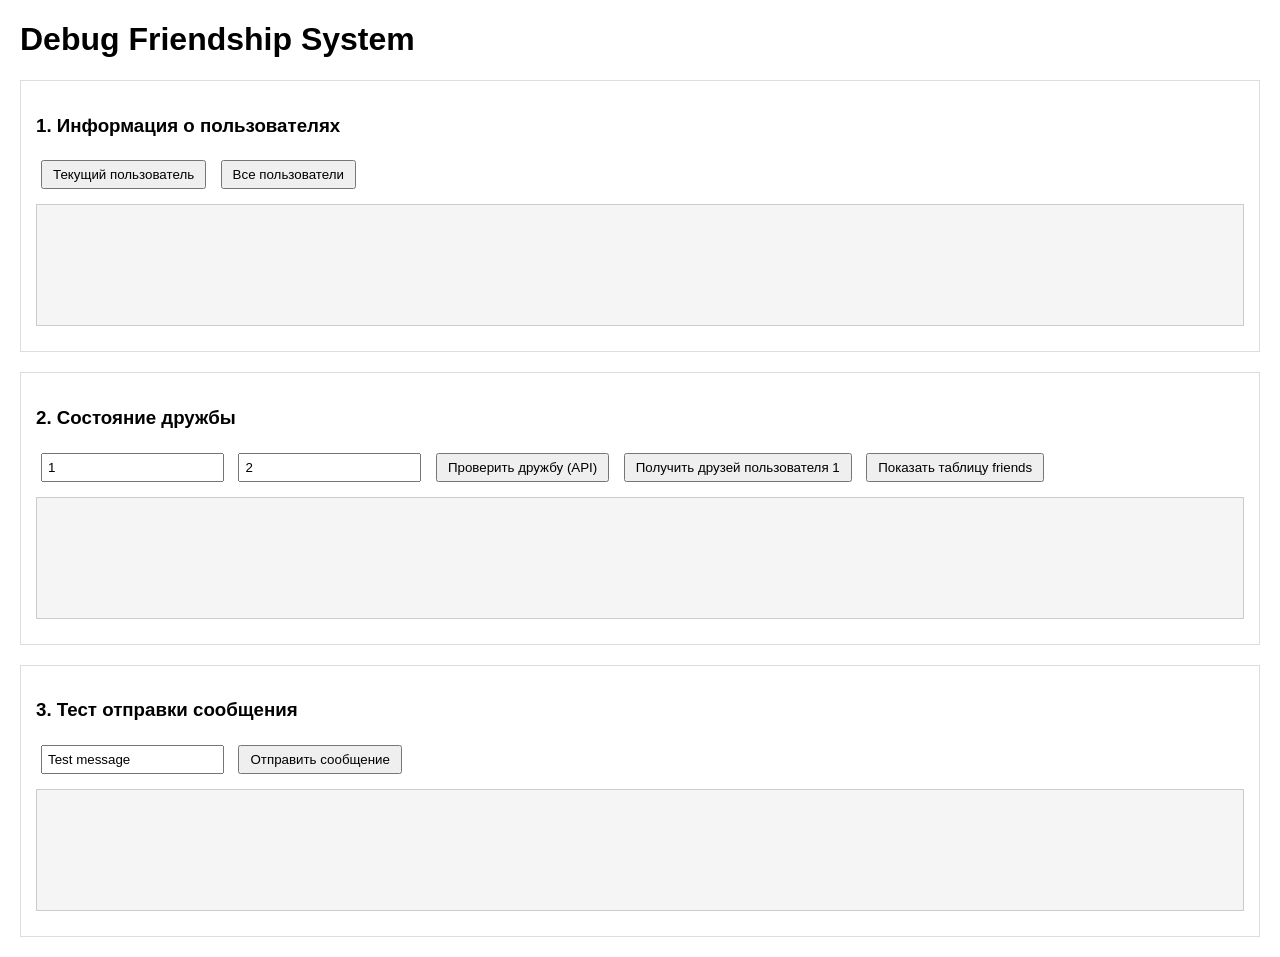
<file: debug_friendship.html>
<!DOCTYPE html>
<html lang="ru">
<head>
    <meta charset="UTF-8">
    <meta name="viewport" content="width=device-width, initial-scale=1.0">
    <title>Debug Friendship</title>
    <style>
        body { font-family: Arial, sans-serif; margin: 20px; }
        .section { margin: 20px 0; padding: 15px; border: 1px solid #ddd; }
        .log { background: #f5f5f5; padding: 10px; margin: 10px 0; min-height: 100px; border: 1px solid #ccc; }
        .error { color: red; }
        .success { color: green; }
        button { margin: 5px; padding: 5px 10px; }
        input { margin: 5px; padding: 5px; }
    </style>
</head>
<body>
    <h1>Debug Friendship System</h1>
    
    <div class="section">
        <h3>1. Информация о пользователях</h3>
        <button onclick="debugCurrentUser()">Текущий пользователь</button>
        <button onclick="getAllUsers()">Все пользователи</button>
        <div id="usersLog" class="log"></div>
    </div>

    <div class="section">
        <h3>2. Состояние дружбы</h3>
        <input type="number" id="userId1" placeholder="User ID 1" value="1">
        <input type="number" id="userId2" placeholder="User ID 2" value="2">
        <button onclick="checkFriendshipRaw()">Проверить дружбу (API)</button>
        <button onclick="getFriendsForUser()">Получить друзей пользователя 1</button>
        <button onclick="debugFriendsTable()">Показать таблицу friends</button>
        <div id="friendshipLog" class="log"></div>
    </div>

    <div class="section">
        <h3>3. Тест отправки сообщения</h3>
        <input type="text" id="messageText" placeholder="Текст сообщения" value="Test message">
        <button onclick="testSendMessage()">Отправить сообщение</button>
        <div id="messageLog" class="log"></div>
    </div>

    <script>
        const API_BASE = 'http://localhost:8080/api';

        function log(elementId, message, isError = false) {
            const element = document.getElementById(elementId);
            const time = new Date().toLocaleTimeString();
            const className = isError ? 'error' : 'success';
            element.innerHTML += `<div class="${className}">[${time}] ${message}</div>`;
        }

        function clearLog(elementId) {
            document.getElementById(elementId).innerHTML = '';
        }

        async function debugCurrentUser() {
            clearLog('usersLog');
            try {
                const response = await fetch(`${API_BASE}/auth/user`, {
                    credentials: 'include'
                });

                if (response.ok) {
                    const user = await response.json();
                    log('usersLog', `Текущий пользователь: ID=${user.id}, Имя=${user.first_name} ${user.last_name}, Email=${user.email}`);
                } else {
                    const error = await response.text();
                    log('usersLog', `Ошибка получения текущего пользователя: ${error}`, true);
                }
            } catch (error) {
                log('usersLog', `Ошибка сети: ${error.message}`, true);
            }
        }

        async function getAllUsers() {
            try {
                const response = await fetch(`${API_BASE}/users`, {
                    credentials: 'include'
                });

                if (response.ok) {
                    const users = await response.json();
                    log('usersLog', `Всего пользователей: ${users.length}`);
                    users.forEach(user => {
                        log('usersLog', `ID=${user.id}, Имя=${user.first_name} ${user.last_name}, Email=${user.email}`);
                    });
                } else {
                    const error = await response.text();
                    log('usersLog', `Ошибка получения пользователей: ${error}`, true);
                }
            } catch (error) {
                log('usersLog', `Ошибка сети: ${error.message}`, true);
            }
        }

        async function checkFriendshipRaw() {
            clearLog('friendshipLog');
            const userId1 = document.getElementById('userId1').value;
            const userId2 = document.getElementById('userId2').value;

            try {
                const response = await fetch(`${API_BASE}/friends/status?friend_id=${userId2}`, {
                    credentials: 'include'
                });

                if (response.ok) {
                    const result = await response.json();
                    log('friendshipLog', `Статус дружбы между ${userId1} и ${userId2}: ${result.status}`);
                } else {
                    const error = await response.text();
                    log('friendshipLog', `Ошибка проверки дружбы: ${error}`, true);
                }
            } catch (error) {
                log('friendshipLog', `Ошибка сети: ${error.message}`, true);
            }
        }

        async function getFriendsForUser() {
            try {
                const response = await fetch(`${API_BASE}/friends`, {
                    credentials: 'include'
                });

                if (response.ok) {
                    const friends = await response.json();
                    log('friendshipLog', `Друзей в списке: ${friends.length}`);
                    friends.forEach(friend => {
                        log('friendshipLog', `Друг: ID=${friend.friend_id}, Имя=${friend.first_name} ${friend.last_name}`);
                    });
                } else {
                    const error = await response.text();
                    log('friendshipLog', `Ошибка получения друзей: ${error}`, true);
                }
            } catch (error) {
                log('friendshipLog', `Ошибка сети: ${error.message}`, true);
            }
        }

        async function testSendMessage() {
            clearLog('messageLog');
            const userId2 = document.getElementById('userId2').value;
            const messageText = document.getElementById('messageText').value;

            try {
                const response = await fetch(`${API_BASE}/messages/create`, {
                    method: 'POST',
                    headers: { 'Content-Type': 'application/json' },
                    body: JSON.stringify({ 
                        recipient_id: parseInt(userId2), 
                        text: messageText 
                    }),
                    credentials: 'include'
                });

                if (response.ok) {
                    const result = await response.json();
                    log('messageLog', `✅ Сообщение отправлено: ID=${result.id}`);
                } else {
                    const error = await response.text();
                    log('messageLog', `❌ Ошибка отправки сообщения: ${error}`, true);
                }
            } catch (error) {
                log('messageLog', `❌ Ошибка сети: ${error.message}`, true);
            }
        }

        async function debugFriendsTable() {
            try {
                const response = await fetch(`${API_BASE}/friends/debug`, {
                    credentials: 'include'
                });

                if (response.ok) {
                    const result = await response.json();
                    log('friendshipLog', `📊 Записей в таблице friends: ${result.friends_count}`);
                    result.friends.forEach(friend => {
                        log('friendshipLog', `ID=${friend.id}, user_id=${friend.user_id}, friend_id=${friend.friend_id}, status=${friend.status}`);
                    });
                } else {
                    const error = await response.text();
                    log('friendshipLog', `❌ Ошибка получения отладочной информации: ${error}`, true);
                }
            } catch (error) {
                log('friendshipLog', `❌ Ошибка сети: ${error.message}`, true);
            }
        }
    </script>
</body>
</html>
</file>
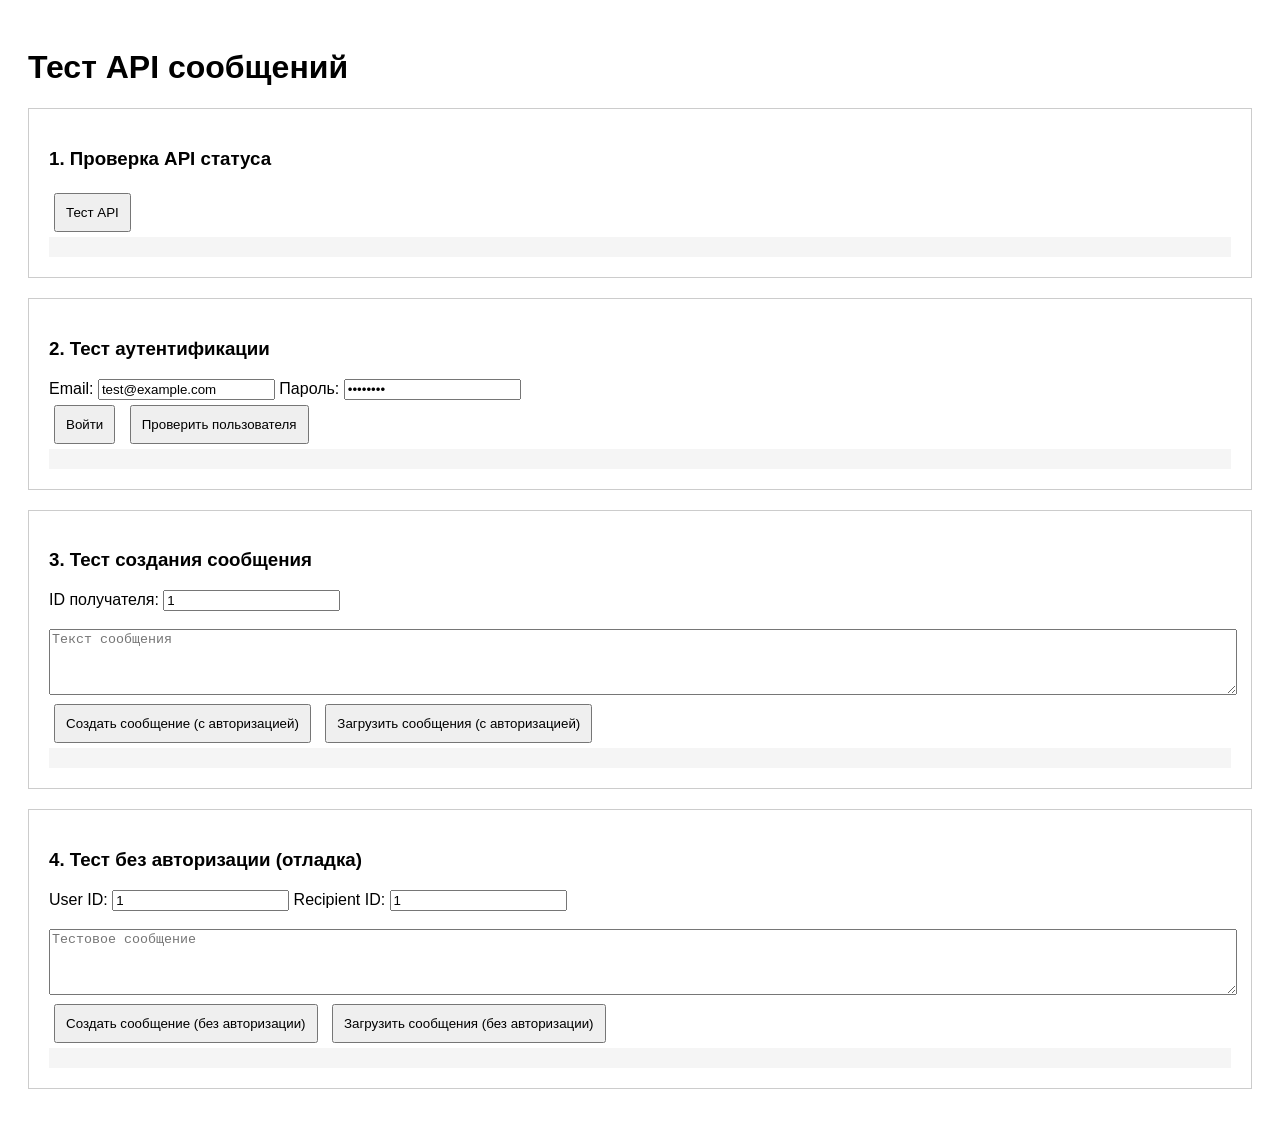
<file: test-message.html>
<!DOCTYPE html>
<html lang="ru">
<head>
    <meta charset="UTF-8">
    <meta name="viewport" content="width=device-width, initial-scale=1.0">
    <title>Тест сообщений</title>
    <style>
        body { font-family: Arial, sans-serif; padding: 20px; }
        .section { margin: 20px 0; padding: 20px; border: 1px solid #ccc; }
        button { padding: 10px; margin: 5px; }
        textarea { width: 100%; height: 60px; }
        .log { background: #f5f5f5; padding: 10px; font-family: monospace; white-space: pre-wrap; }
    </style>
</head>
<body>
    <h1>Тест API сообщений</h1>
    
    <div class="section">
        <h3>1. Проверка API статуса</h3>
        <button onclick="testApi()">Тест API</button>
        <div id="apiResult" class="log"></div>
    </div>

    <div class="section">
        <h3>2. Тест аутентификации</h3>
        <div>
            Email: <input type="email" id="testEmail" value="test@example.com">
            Пароль: <input type="password" id="testPassword" value="password">
        </div>
        <button onclick="testLogin()">Войти</button>
        <button onclick="testCurrentUser()">Проверить пользователя</button>
        <div id="authResult" class="log"></div>
    </div>

    <div class="section">
        <h3>3. Тест создания сообщения</h3>
        <div>
            ID получателя: <input type="number" id="recipientId" value="1">
            <br><br>
            <textarea id="messageText" placeholder="Текст сообщения"></textarea>
        </div>
        <button onclick="testCreateMessage()">Создать сообщение (с авторизацией)</button>
        <button onclick="testLoadMessages()">Загрузить сообщения (с авторизацией)</button>
        <div id="messageResult" class="log"></div>
    </div>

    <div class="section">
        <h3>4. Тест без авторизации (отладка)</h3>
        <div>
            User ID: <input type="number" id="testUserId" value="1">
            Recipient ID: <input type="number" id="testRecipientId" value="1">
            <br><br>
            <textarea id="testMessageText" placeholder="Тестовое сообщение"></textarea>
        </div>
        <button onclick="testCreateMessageNoAuth()">Создать сообщение (без авторизации)</button>
        <button onclick="testLoadMessagesNoAuth()">Загрузить сообщения (без авторизации)</button>
        <div id="testResult" class="log"></div>
    </div>

    <script>
        const API_BASE = '/api';
        
        function log(elementId, message) {
            document.getElementById(elementId).textContent += new Date().toLocaleTimeString() + ': ' + message + '\n';
        }

        async function testApi() {
            try {
                const response = await fetch(`${API_BASE}/`);
                const data = await response.json();
                log('apiResult', `✅ API работает: ${JSON.stringify(data)}`);
            } catch (error) {
                log('apiResult', `❌ Ошибка API: ${error.message}`);
            }
        }

        async function testLogin() {
            const email = document.getElementById('testEmail').value;
            const password = document.getElementById('testPassword').value;
            
            try {
                const response = await fetch(`${API_BASE}/auth/login`, {
                    method: 'POST',
                    headers: { 'Content-Type': 'application/json' },
                    body: JSON.stringify({ email, password }),
                    credentials: 'include'
                });
                
                if (response.ok) {
                    log('authResult', '✅ Вход выполнен успешно');
                } else {
                    const error = await response.text();
                    log('authResult', `❌ Ошибка входа: ${error}`);
                }
            } catch (error) {
                log('authResult', `❌ Ошибка входа: ${error.message}`);
            }
        }

        async function testCurrentUser() {
            try {
                const response = await fetch(`${API_BASE}/auth/user`, {
                    credentials: 'include'
                });
                
                if (response.ok) {
                    const user = await response.json();
                    log('authResult', `✅ Текущий пользователь: ${JSON.stringify(user)}`);
                } else {
                    log('authResult', '❌ Пользователь не авторизован');
                }
            } catch (error) {
                log('authResult', `❌ Ошибка проверки пользователя: ${error.message}`);
            }
        }

        async function testCreateMessage() {
            const recipientId = parseInt(document.getElementById('recipientId').value);
            const text = document.getElementById('messageText').value;
            
            if (!text) {
                log('messageResult', '❌ Введите текст сообщения');
                return;
            }
            
            try {
                const response = await fetch(`${API_BASE}/messages/create`, {
                    method: 'POST',
                    headers: { 'Content-Type': 'application/json' },
                    body: JSON.stringify({ recipient_id: recipientId, text }),
                    credentials: 'include'
                });
                
                if (response.ok) {
                    const message = await response.json();
                    log('messageResult', `✅ Сообщение создано: ${JSON.stringify(message)}`);
                    document.getElementById('messageText').value = '';
                } else {
                    const error = await response.text();
                    log('messageResult', `❌ Ошибка создания: ${error}`);
                }
            } catch (error) {
                log('messageResult', `❌ Ошибка создания: ${error.message}`);
            }
        }

        async function testLoadMessages() {
            const recipientId = parseInt(document.getElementById('recipientId').value);
            
            try {
                const response = await fetch(`${API_BASE}/messages/between?recipient_id=${recipientId}&limit=10&offset=0`, {
                    credentials: 'include'
                });
                
                if (response.ok) {
                    const messages = await response.json();
                    log('messageResult', `✅ Загружено сообщений: ${messages.length}`);
                    messages.forEach(msg => {
                        log('messageResult', `  - [${msg.id}] ${msg.text} (от user_id: ${msg.user_id})`);
                    });
                } else {
                    const error = await response.text();
                    log('messageResult', `❌ Ошибка загрузки: ${error}`);
                }
            } catch (error) {
                log('messageResult', `❌ Ошибка загрузки: ${error.message}`);
            }
        }

        // Тесты без авторизации для отладки
        async function testCreateMessageNoAuth() {
            const userId = parseInt(document.getElementById('testUserId').value);
            const recipientId = parseInt(document.getElementById('testRecipientId').value);
            const text = document.getElementById('testMessageText').value;
            
            if (!text) {
                log('testResult', '❌ Введите текст сообщения');
                return;
            }
            
            try {
                const response = await fetch(`${API_BASE}/messages/test-with-recipient`, {
                    method: 'POST',
                    headers: { 'Content-Type': 'application/json' },
                    body: JSON.stringify({ 
                        user_id: userId, 
                        recipient_id: recipientId, 
                        text 
                    })
                });
                
                if (response.ok) {
                    const message = await response.json();
                    log('testResult', `✅ Сообщение создано: ${JSON.stringify(message)}`);
                    document.getElementById('testMessageText').value = '';
                } else {
                    const error = await response.text();
                    log('testResult', `❌ Ошибка создания: ${error}`);
                }
            } catch (error) {
                log('testResult', `❌ Ошибка создания: ${error.message}`);
            }
        }

        async function testLoadMessagesNoAuth() {
            const userId = parseInt(document.getElementById('testUserId').value);
            const recipientId = parseInt(document.getElementById('testRecipientId').value);
            
            try {
                const response = await fetch(`${API_BASE}/messages/test-get?user1=${userId}&user2=${recipientId}&limit=10&offset=0`);
                
                if (response.ok) {
                    const messages = await response.json();
                    log('testResult', `✅ Загружено сообщений: ${messages.length}`);
                    messages.forEach(msg => {
                        log('testResult', `  - [${msg.id}] "${msg.text}" (от ${msg.user_id} к ${msg.recipient_id})`);
                    });
                } else {
                    const error = await response.text();
                    log('testResult', `❌ Ошибка загрузки: ${error}`);
                }
            } catch (error) {
                log('testResult', `❌ Ошибка загрузки: ${error.message}`);
            }
        }
    </script>
</body>
</html>
</file>
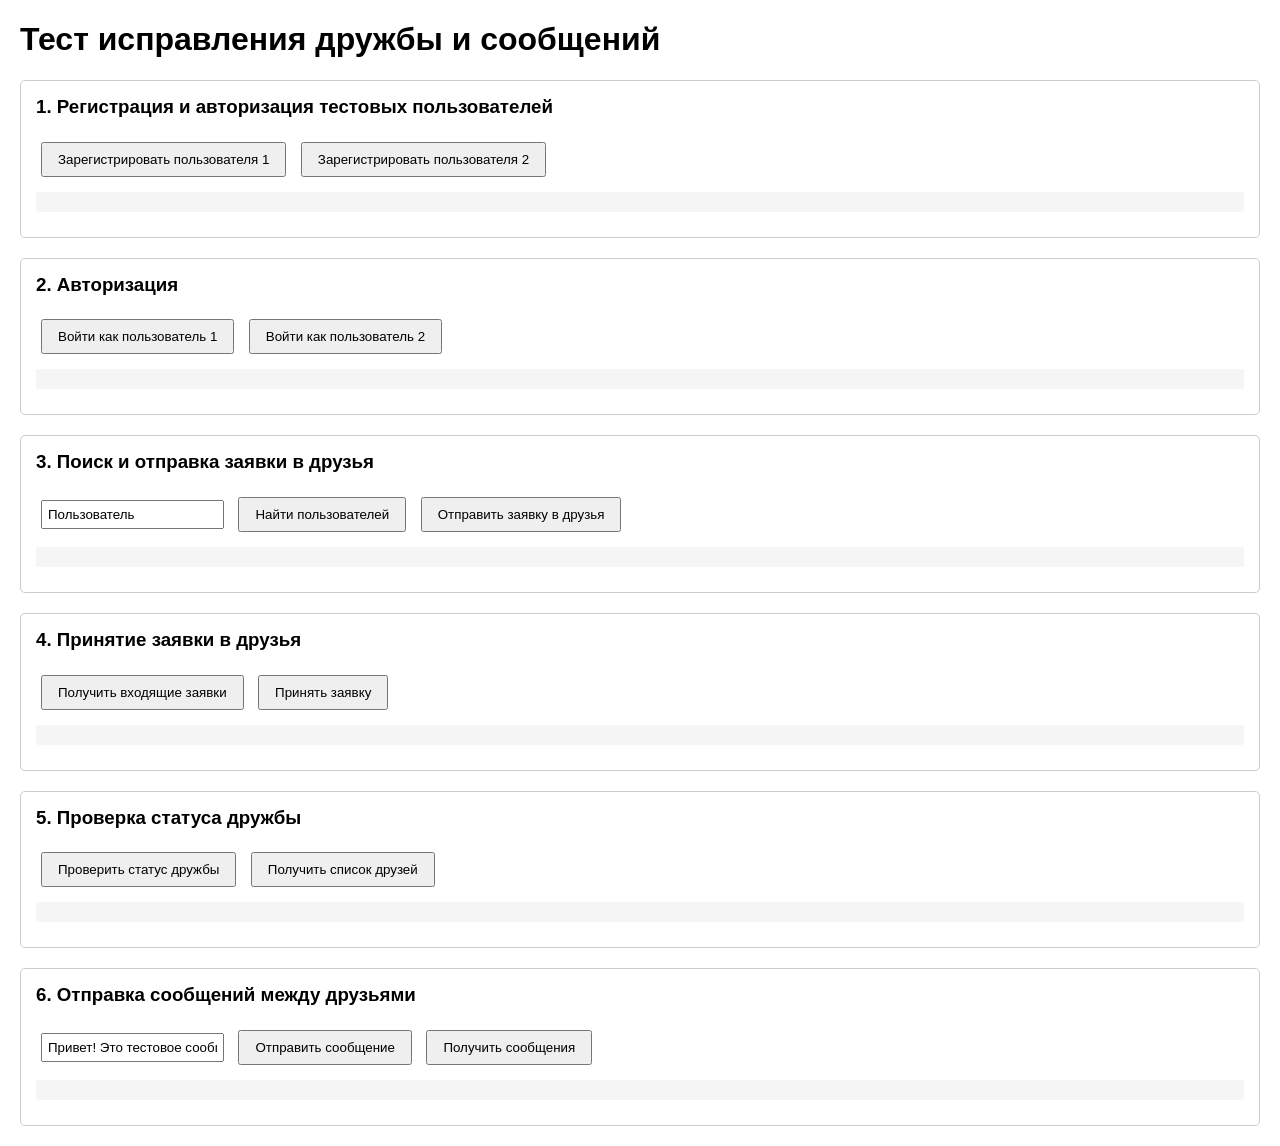
<file: test_friendship_fix.html>
<!DOCTYPE html>
<html lang="ru">
<head>
    <meta charset="UTF-8">
    <meta name="viewport" content="width=device-width, initial-scale=1.0">
    <title>Тест исправления дружбы и сообщений</title>
    <style>
        body { font-family: Arial, sans-serif; margin: 20px; }
        .test-section { margin: 20px 0; padding: 15px; border: 1px solid #ccc; border-radius: 5px; }
        .test-section h3 { margin-top: 0; }
        button { margin: 5px; padding: 8px 15px; }
        .success { color: green; }
        .error { color: red; }
        .log { background: #f5f5f5; padding: 10px; margin: 10px 0; border-radius: 3px; font-family: monospace; }
        input { margin: 5px; padding: 5px; }
    </style>
</head>
<body>
    <h1>Тест исправления дружбы и сообщений</h1>
    
    <div class="test-section">
        <h3>1. Регистрация и авторизация тестовых пользователей</h3>
        <button onclick="registerUser('test1@example.com', 'Тест', 'Пользователь1', 'password123')">Зарегистрировать пользователя 1</button>
        <button onclick="registerUser('test2@example.com', 'Тест', 'Пользователь2', 'password123')">Зарегистрировать пользователя 2</button>
        <div id="registerLog" class="log"></div>
    </div>

    <div class="test-section">
        <h3>2. Авторизация</h3>
        <button onclick="loginUser('test1@example.com', 'password123')">Войти как пользователь 1</button>
        <button onclick="loginUser('test2@example.com', 'password123')">Войти как пользователь 2</button>
        <div id="loginLog" class="log"></div>
    </div>

    <div class="test-section">
        <h3>3. Поиск и отправка заявки в друзья</h3>
        <input type="text" id="searchQuery" placeholder="Введите имя для поиска" value="Пользователь">
        <button onclick="searchUsers()">Найти пользователей</button>
        <button onclick="sendFriendRequest()">Отправить заявку в друзья</button>
        <div id="friendsLog" class="log"></div>
    </div>

    <div class="test-section">
        <h3>4. Принятие заявки в друзья</h3>
        <button onclick="getPendingRequests()">Получить входящие заявки</button>
        <button onclick="acceptFriendRequest()">Принять заявку</button>
        <div id="acceptLog" class="log"></div>
    </div>

    <div class="test-section">
        <h3>5. Проверка статуса дружбы</h3>
        <button onclick="checkFriendshipStatus()">Проверить статус дружбы</button>
        <button onclick="getFriends()">Получить список друзей</button>
        <div id="statusLog" class="log"></div>
    </div>

    <div class="test-section">
        <h3>6. Отправка сообщений между друзьями</h3>
        <input type="text" id="messageText" placeholder="Введите сообщение" value="Привет! Это тестовое сообщение.">
        <button onclick="sendMessage()">Отправить сообщение</button>
        <button onclick="getMessages()">Получить сообщения</button>
        <div id="messageLog" class="log"></div>
    </div>

    <script>
        const API_BASE = 'http://localhost:8080/api';
        let currentUser = null;
        let foundUsers = [];
        let pendingRequests = [];

        function log(elementId, message, isError = false) {
            const element = document.getElementById(elementId);
            const timestamp = new Date().toLocaleTimeString();
            const className = isError ? 'error' : 'success';
            element.innerHTML += `<div class="${className}">[${timestamp}] ${message}</div>`;
        }

        async function registerUser(email, firstName, lastName, password) {
            try {
                const response = await fetch(`${API_BASE}/auth/register`, {
                    method: 'POST',
                    headers: { 'Content-Type': 'application/json' },
                    body: JSON.stringify({ email, first_name: firstName, last_name: lastName, password })
                });

                if (response.ok) {
                    const result = await response.json();
                    log('registerLog', `✅ Пользователь ${firstName} зарегистрирован: ${JSON.stringify(result)}`);
                } else {
                    const error = await response.text();
                    log('registerLog', `❌ Ошибка регистрации ${firstName}: ${error}`, true);
                }
            } catch (error) {
                log('registerLog', `❌ Ошибка сети при регистрации ${firstName}: ${error.message}`, true);
            }
        }

        async function loginUser(email, password) {
            try {
                const response = await fetch(`${API_BASE}/auth/login`, {
                    method: 'POST',
                    headers: { 'Content-Type': 'application/json' },
                    body: JSON.stringify({ email, password }),
                    credentials: 'include'
                });

                if (response.ok) {
                    const result = await response.json();
                    currentUser = result;
                    log('loginLog', `✅ Успешная авторизация: ${result.first_name} ${result.last_name} (ID: ${result.id})`);
                } else {
                    const error = await response.text();
                    log('loginLog', `❌ Ошибка авторизации: ${error}`, true);
                }
            } catch (error) {
                log('loginLog', `❌ Ошибка сети при авторизации: ${error.message}`, true);
            }
        }

        async function searchUsers() {
            const query = document.getElementById('searchQuery').value;
            if (!query) {
                log('friendsLog', '❌ Введите поисковый запрос', true);
                return;
            }

            try {
                const response = await fetch(`${API_BASE}/friends/search?q=${encodeURIComponent(query)}`, {
                    credentials: 'include'
                });

                if (response.ok) {
                    foundUsers = await response.json();
                    log('friendsLog', `✅ Найдено пользователей: ${foundUsers.length}`);
                    foundUsers.forEach(user => {
                        log('friendsLog', `  - ${user.first_name} ${user.last_name} (ID: ${user.id})`);
                    });
                } else {
                    const error = await response.text();
                    log('friendsLog', `❌ Ошибка поиска: ${error}`, true);
                }
            } catch (error) {
                log('friendsLog', `❌ Ошибка сети при поиске: ${error.message}`, true);
            }
        }

        async function sendFriendRequest() {
            if (foundUsers.length === 0) {
                log('friendsLog', '❌ Сначала найдите пользователей', true);
                return;
            }

            const targetUser = foundUsers.find(u => u.id !== currentUser?.id);
            if (!targetUser) {
                log('friendsLog', '❌ Не найден подходящий пользователь для отправки заявки', true);
                return;
            }

            try {
                const response = await fetch(`${API_BASE}/friends/request`, {
                    method: 'POST',
                    headers: { 'Content-Type': 'application/json' },
                    body: JSON.stringify({ friend_id: targetUser.id }),
                    credentials: 'include'
                });

                if (response.ok) {
                    const result = await response.json();
                    log('friendsLog', `✅ Заявка отправлена пользователю ${targetUser.first_name}: ${result.message}`);
                } else {
                    const error = await response.text();
                    log('friendsLog', `❌ Ошибка отправки заявки: ${error}`, true);
                }
            } catch (error) {
                log('friendsLog', `❌ Ошибка сети при отправке заявки: ${error.message}`, true);
            }
        }

        async function getPendingRequests() {
            try {
                const response = await fetch(`${API_BASE}/friends/pending`, {
                    credentials: 'include'
                });

                if (response.ok) {
                    pendingRequests = await response.json();
                    log('acceptLog', `✅ Входящих заявок: ${pendingRequests.length}`);
                    pendingRequests.forEach(req => {
                        log('acceptLog', `  - От ${req.first_name} ${req.last_name} (ID: ${req.user_id})`);
                    });
                } else {
                    const error = await response.text();
                    log('acceptLog', `❌ Ошибка получения заявок: ${error}`, true);
                }
            } catch (error) {
                log('acceptLog', `❌ Ошибка сети при получении заявок: ${error.message}`, true);
            }
        }

        async function acceptFriendRequest() {
            if (pendingRequests.length === 0) {
                log('acceptLog', '❌ Нет заявок для принятия', true);
                return;
            }

            const request = pendingRequests[0];
            try {
                const response = await fetch(`${API_BASE}/friends/accept`, {
                    method: 'POST',
                    headers: { 'Content-Type': 'application/json' },
                    body: JSON.stringify({ friend_id: request.user_id }),
                    credentials: 'include'
                });

                if (response.ok) {
                    const result = await response.json();
                    log('acceptLog', `✅ Заявка принята: ${result.message}`);
                } else {
                    const error = await response.text();
                    log('acceptLog', `❌ Ошибка принятия заявки: ${error}`, true);
                }
            } catch (error) {
                log('acceptLog', `❌ Ошибка сети при принятии заявки: ${error.message}`, true);
            }
        }

        async function checkFriendshipStatus() {
            if (!foundUsers.length) {
                log('statusLog', '❌ Сначала найдите пользователей', true);
                return;
            }

            const targetUser = foundUsers.find(u => u.id !== currentUser?.id);
            if (!targetUser) {
                log('statusLog', '❌ Не найден пользователь для проверки', true);
                return;
            }

            try {
                const response = await fetch(`${API_BASE}/friends/status?friend_id=${targetUser.id}`, {
                    credentials: 'include'
                });

                if (response.ok) {
                    const result = await response.json();
                    log('statusLog', `✅ Статус дружбы с ${targetUser.first_name}: ${result.status}`);
                } else {
                    const error = await response.text();
                    log('statusLog', `❌ Ошибка проверки статуса: ${error}`, true);
                }
            } catch (error) {
                log('statusLog', `❌ Ошибка сети при проверке статуса: ${error.message}`, true);
            }
        }

        async function getFriends() {
            try {
                const response = await fetch(`${API_BASE}/friends`, {
                    credentials: 'include'
                });

                if (response.ok) {
                    const friends = await response.json();
                    log('statusLog', `✅ Друзей в списке: ${friends.length}`);
                    friends.forEach(friend => {
                        log('statusLog', `  - ${friend.first_name} ${friend.last_name} (ID: ${friend.friend_id})`);
                    });
                } else {
                    const error = await response.text();
                    log('statusLog', `❌ Ошибка получения друзей: ${error}`, true);
                }
            } catch (error) {
                log('statusLog', `❌ Ошибка сети при получении друзей: ${error.message}`, true);
            }
        }

        async function sendMessage() {
            const messageText = document.getElementById('messageText').value;
            if (!messageText) {
                log('messageLog', '❌ Введите текст сообщения', true);
                return;
            }

            // Получаем список друзей для отправки сообщения
            try {
                const friendsResponse = await fetch(`${API_BASE}/friends`, {
                    credentials: 'include'
                });

                if (!friendsResponse.ok) {
                    log('messageLog', '❌ Не удалось получить список друзей', true);
                    return;
                }

                const friends = await friendsResponse.json();
                if (friends.length === 0) {
                    log('messageLog', '❌ Нет друзей для отправки сообщения', true);
                    return;
                }

                const friend = friends[0];
                const response = await fetch(`${API_BASE}/messages/create`, {
                    method: 'POST',
                    headers: { 'Content-Type': 'application/json' },
                    body: JSON.stringify({ 
                        recipient_id: friend.friend_id, 
                        text: messageText 
                    }),
                    credentials: 'include'
                });

                if (response.ok) {
                    const result = await response.json();
                    log('messageLog', `✅ Сообщение отправлено: ID ${result.id}`);
                    document.getElementById('messageText').value = '';
                } else {
                    const error = await response.text();
                    log('messageLog', `❌ Ошибка отправки сообщения: ${error}`, true);
                }
            } catch (error) {
                log('messageLog', `❌ Ошибка сети при отправке сообщения: ${error.message}`, true);
            }
        }

        async function getMessages() {
            try {
                const friendsResponse = await fetch(`${API_BASE}/friends`, {
                    credentials: 'include'
                });

                if (!friendsResponse.ok) {
                    log('messageLog', '❌ Не удалось получить список друзей', true);
                    return;
                }

                const friends = await friendsResponse.json();
                if (friends.length === 0) {
                    log('messageLog', '❌ Нет друзей для получения сообщений', true);
                    return;
                }

                const friend = friends[0];
                const response = await fetch(`${API_BASE}/messages/between?recipient_id=${friend.friend_id}`, {
                    credentials: 'include'
                });

                if (response.ok) {
                    const messages = await response.json();
                    log('messageLog', `✅ Получено сообщений: ${messages.length}`);
                    messages.forEach(msg => {
                        const direction = msg.user_id === currentUser.id ? '→' : '←';
                        log('messageLog', `  ${direction} ${msg.text} (${new Date(msg.created_at).toLocaleString()})`);
                    });
                } else {
                    const error = await response.text();
                    log('messageLog', `❌ Ошибка получения сообщений: ${error}`, true);
                }
            } catch (error) {
                log('messageLog', `❌ Ошибка сети при получении сообщений: ${error.message}`, true);
            }
        }
    </script>
</body>
</html>
</file>
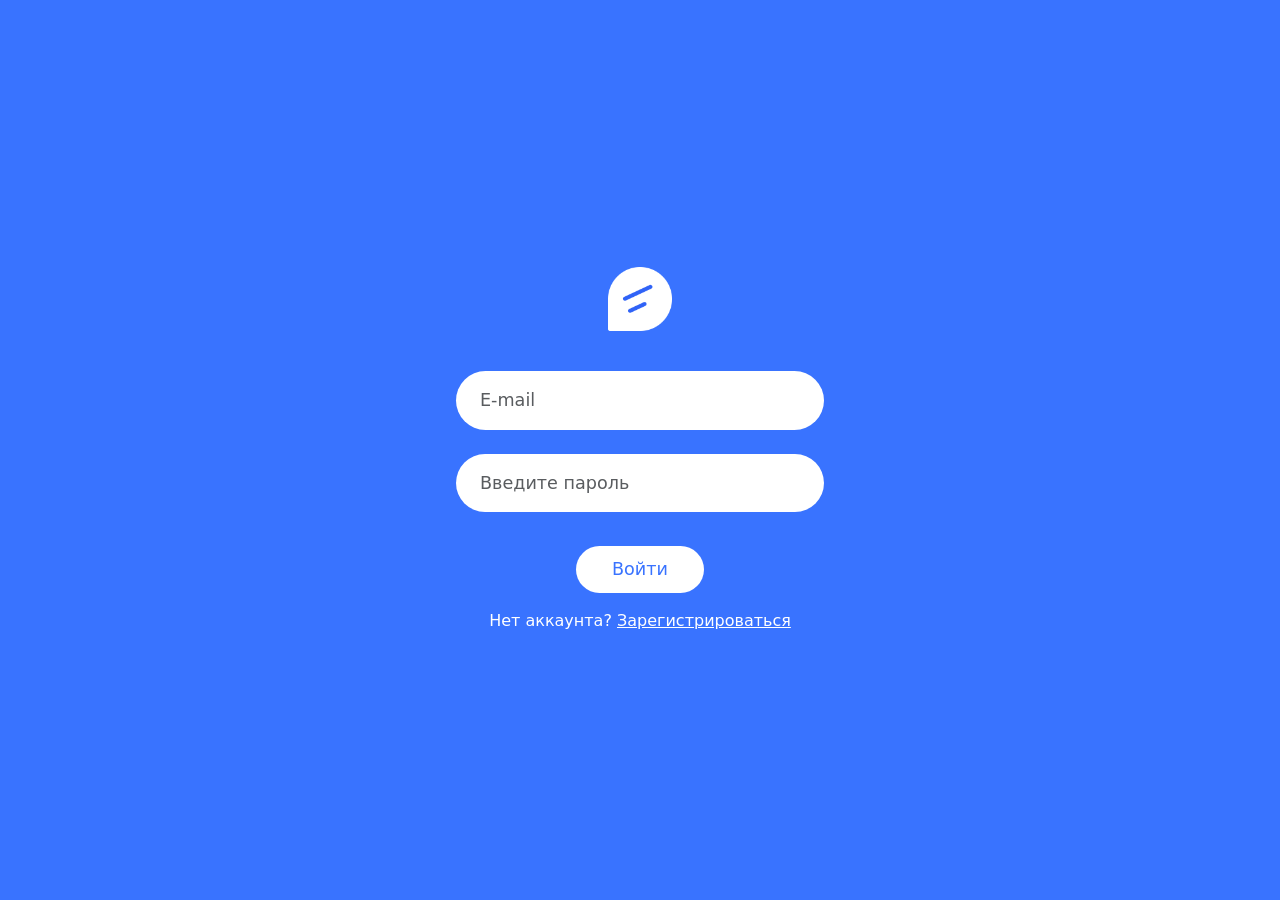
<file: front/login.html>
<!DOCTYPE html>
<html lang="en">
<head>
    <meta charset="UTF-8">
    <meta name="viewport" content="width=device-width, initial-scale=1.0">
    <link href="https://cdn.jsdelivr.net/npm/bootstrap@5.3.3/dist/css/bootstrap.min.css" rel="stylesheet">
    <link rel="stylesheet" href="source/styles/registration-login.css">
    <title>Login</title>
</head>
<body>
    <form class="register-form px-3" id="loginForm">
        <div class="register-logo">
            <img src="source/images/image.png" alt="Logo">
        </div>
        <input type="email" id="email" class="form-control" placeholder="E-mail" required>
        <input type="password" id="password" class="form-control" placeholder="Введите пароль" required>
        <button type="submit" class="btn">Войти</button>
        <div id="errorMessage" class="text-center mt-2" style="color: white; display: none;"></div>
        <div class="text-center mt-3">
            <small class="fs-6 text-white">Нет аккаунта? <a href="registration.html" class="text-white text-decoration-underline">Зарегистрироваться</a></small>
        </div>
    </form>

    <script>
        document.getElementById('loginForm').addEventListener('submit', async function(e) {
            e.preventDefault();
            
            const email = document.getElementById('email').value;
            const password = document.getElementById('password').value;
            const errorDiv = document.getElementById('errorMessage');
            
            try {
                const response = await fetch('/api/auth/login', {
                    method: 'POST',
                    headers: {
                        'Content-Type': 'application/json',
                    },
                    body: JSON.stringify({
                        email: email,
                        password: password
                    })
                });
                
                const data = await response.json();
                
                if (data.success) {
                    window.location.href = 'index.html';
                } else {
                    errorDiv.textContent = data.message;
                    errorDiv.style.display = 'block';
                }
            } catch (error) {
                errorDiv.textContent = 'Ошибка при входе';
                errorDiv.style.display = 'block';
            }
        });
    </script>
</body>
</html>
</file>
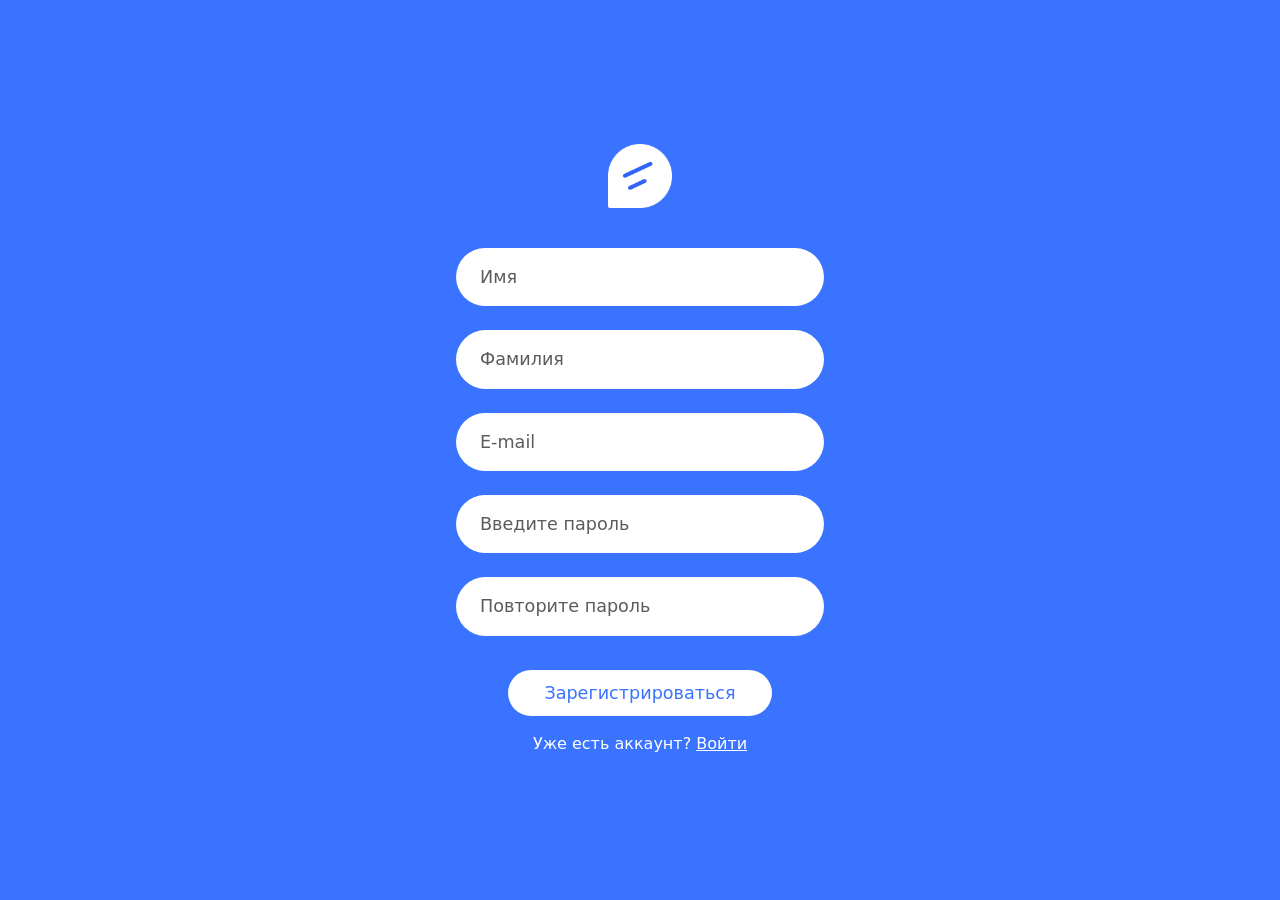
<file: front/registration.html>
<!DOCTYPE html>
<html lang="en">

<head>
    <meta charset="UTF-8">
    <meta name="viewport" content="width=device-width, initial-scale=1.0">
    <link href="https://cdn.jsdelivr.net/npm/bootstrap@5.3.3/dist/css/bootstrap.min.css" rel="stylesheet">
    <link rel="stylesheet" href="source/styles/registration-login.css">
    <title>Registration</title>
</head>

<body>
    <form class="register-form px-3" id="registerForm">
        <div class="register-logo">
            <img src="source/images/image.png" alt="Logo">
        </div>
        <input type="text" id="firstName" class="form-control" placeholder="Имя" required>
        <input type="text" id="lastName" class="form-control" placeholder="Фамилия" required>
        <input type="email" id="email" class="form-control" placeholder="E-mail" required>
        <input type="password" id="password" class="form-control" placeholder="Введите пароль" required>
        <input type="password" id="confirmPassword" class="form-control" placeholder="Повторите пароль" required>
        <button type="submit" class="btn">Зарегистрироваться</button>
        <div id="errorMessage" class="text-center mt-2" style="color: white; display: none;"></div>
        <div class="text-center mt-3">
            <small class="fs-6 text-white"> Уже есть аккаунт? <a href="login.html" class="text-white text-decoration-underline">Войти</a></small>
        </div>
    </form>

    <script>
        document.getElementById('registerForm').addEventListener('submit', async function(e) {
            e.preventDefault();
            
            const firstName = document.getElementById('firstName').value;
            const lastName = document.getElementById('lastName').value;
            const email = document.getElementById('email').value;
            const password = document.getElementById('password').value;
            const confirmPassword = document.getElementById('confirmPassword').value;
            const errorDiv = document.getElementById('errorMessage');
            
            // Validate passwords match
            if (password !== confirmPassword) {
                errorDiv.textContent = 'Пароли не совпадают';
                errorDiv.style.display = 'block';
                return;
            }
            
            try {
                const response = await fetch('/api/auth/register', {
                    method: 'POST',
                    headers: {
                        'Content-Type': 'application/json',
                    },
                    body: JSON.stringify({
                        first_name: firstName,
                        last_name: lastName,
                        email: email,
                        password: password
                    })
                });
                
                const data = await response.json();
                
                if (data.success) {
                    window.location.href = 'index.html';
                } else {
                    errorDiv.textContent = data.message;
                    errorDiv.style.display = 'block';
                }
            } catch (error) {
                errorDiv.textContent = 'Ошибка при регистрации';
                errorDiv.style.display = 'block';
            }
        });
    </script>
</body>

</html>
</file>
<file: front/source/styles/registration-login.css>
body {
    min-height: 100vh;
    background: #3973ff;
    display: flex;
    align-items: center;
    justify-content: center;
}
.btn a {
    text-decoration: none;
    color: #3973ff;
}

.register-form {
    width: 100%;
    max-width: 400px;
    margin: 0 auto;
    display: flex;
    flex-direction: column;
    align-items: center;
}
.register-form .form-control {
    border-radius: 999px;
    background: #fff;
    border: none;
    margin-bottom: 24px;
    padding: 16px 24px;
    font-size: 1.1rem;
}
.register-form .btn {
    border-radius: 999px;
    padding: 10px 36px;
    font-size: 1.1rem;
    background: #fff;
    color: #3973ff;
    border: none;
    margin-top: 10px;
}
.register-form .btn:hover {
    background: #e7f1ff;
}

.register-logo {
    width: 64px;
    height: 64px;
    margin-bottom: 40px;
    display: flex;
    align-items: center;
    justify-content: center;
    
}
.register-logo img {
    width: 100%;
    height: 100%;
}
</file>
